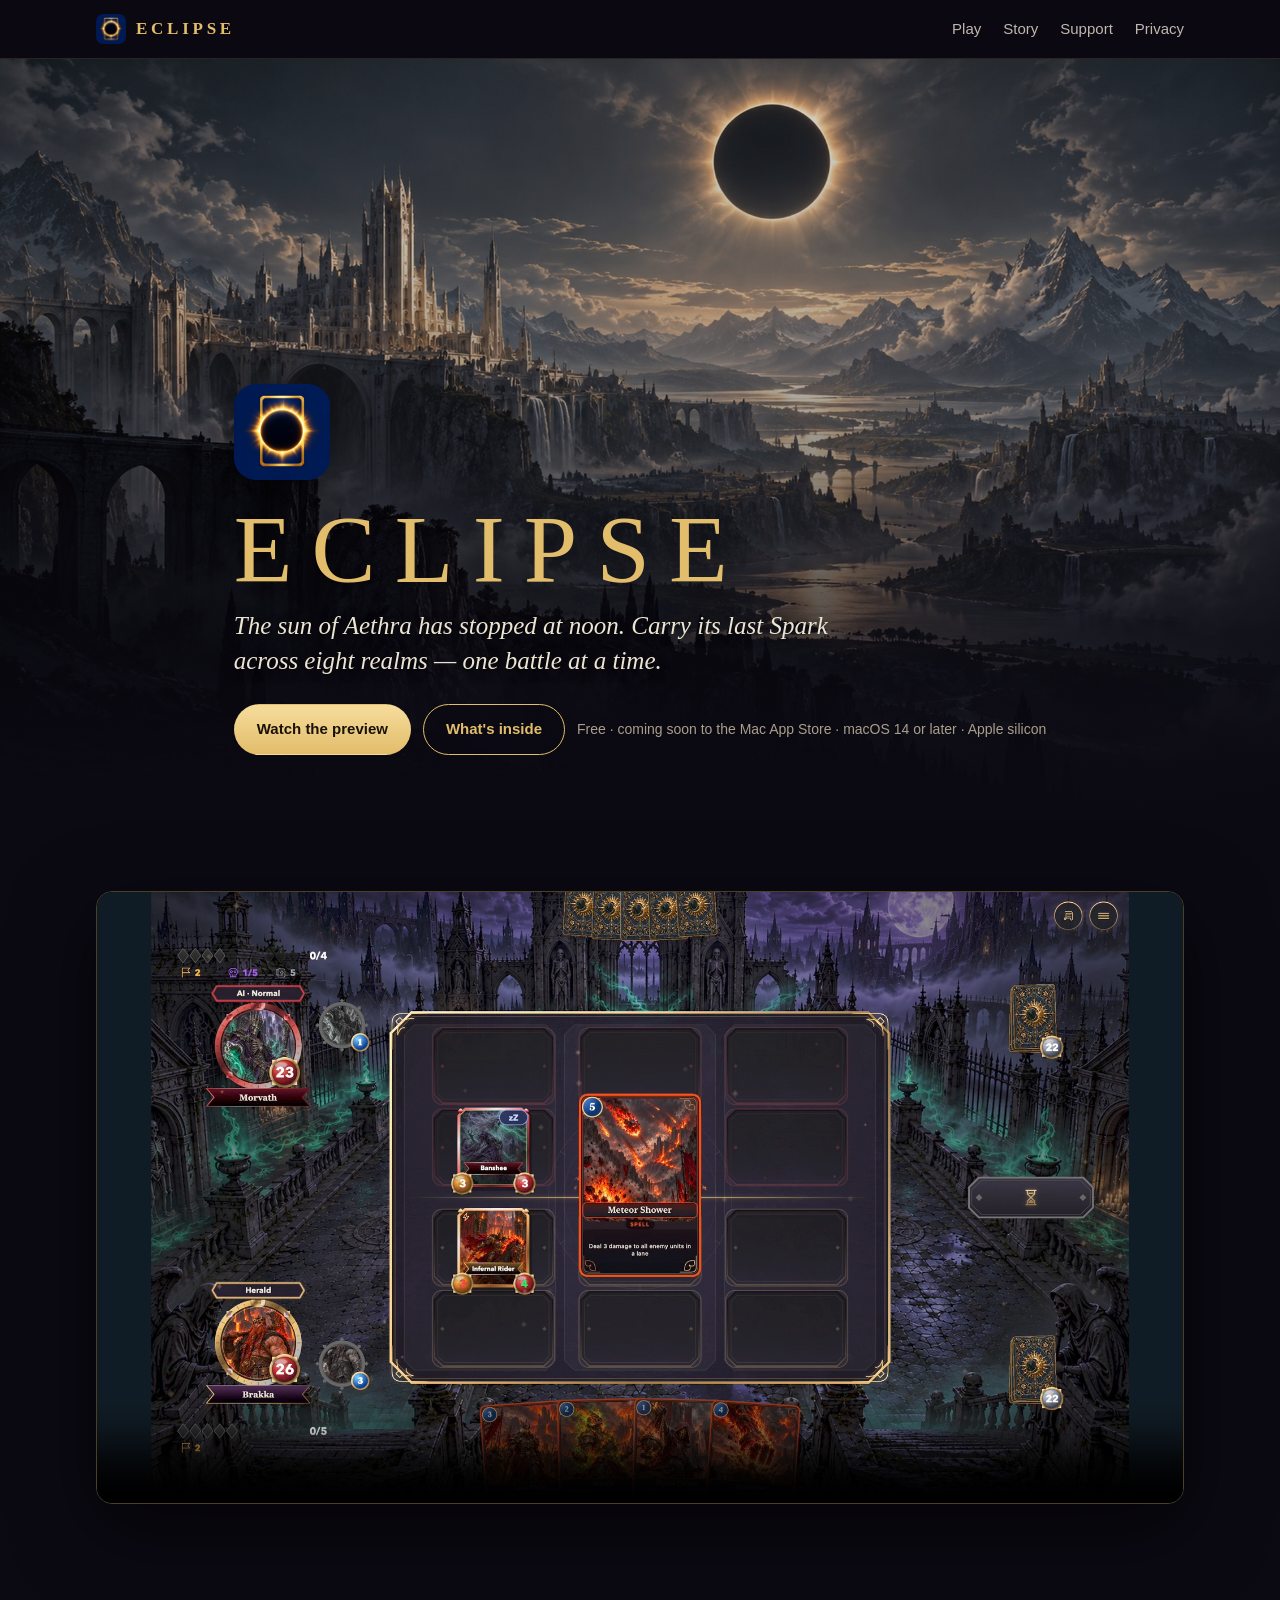
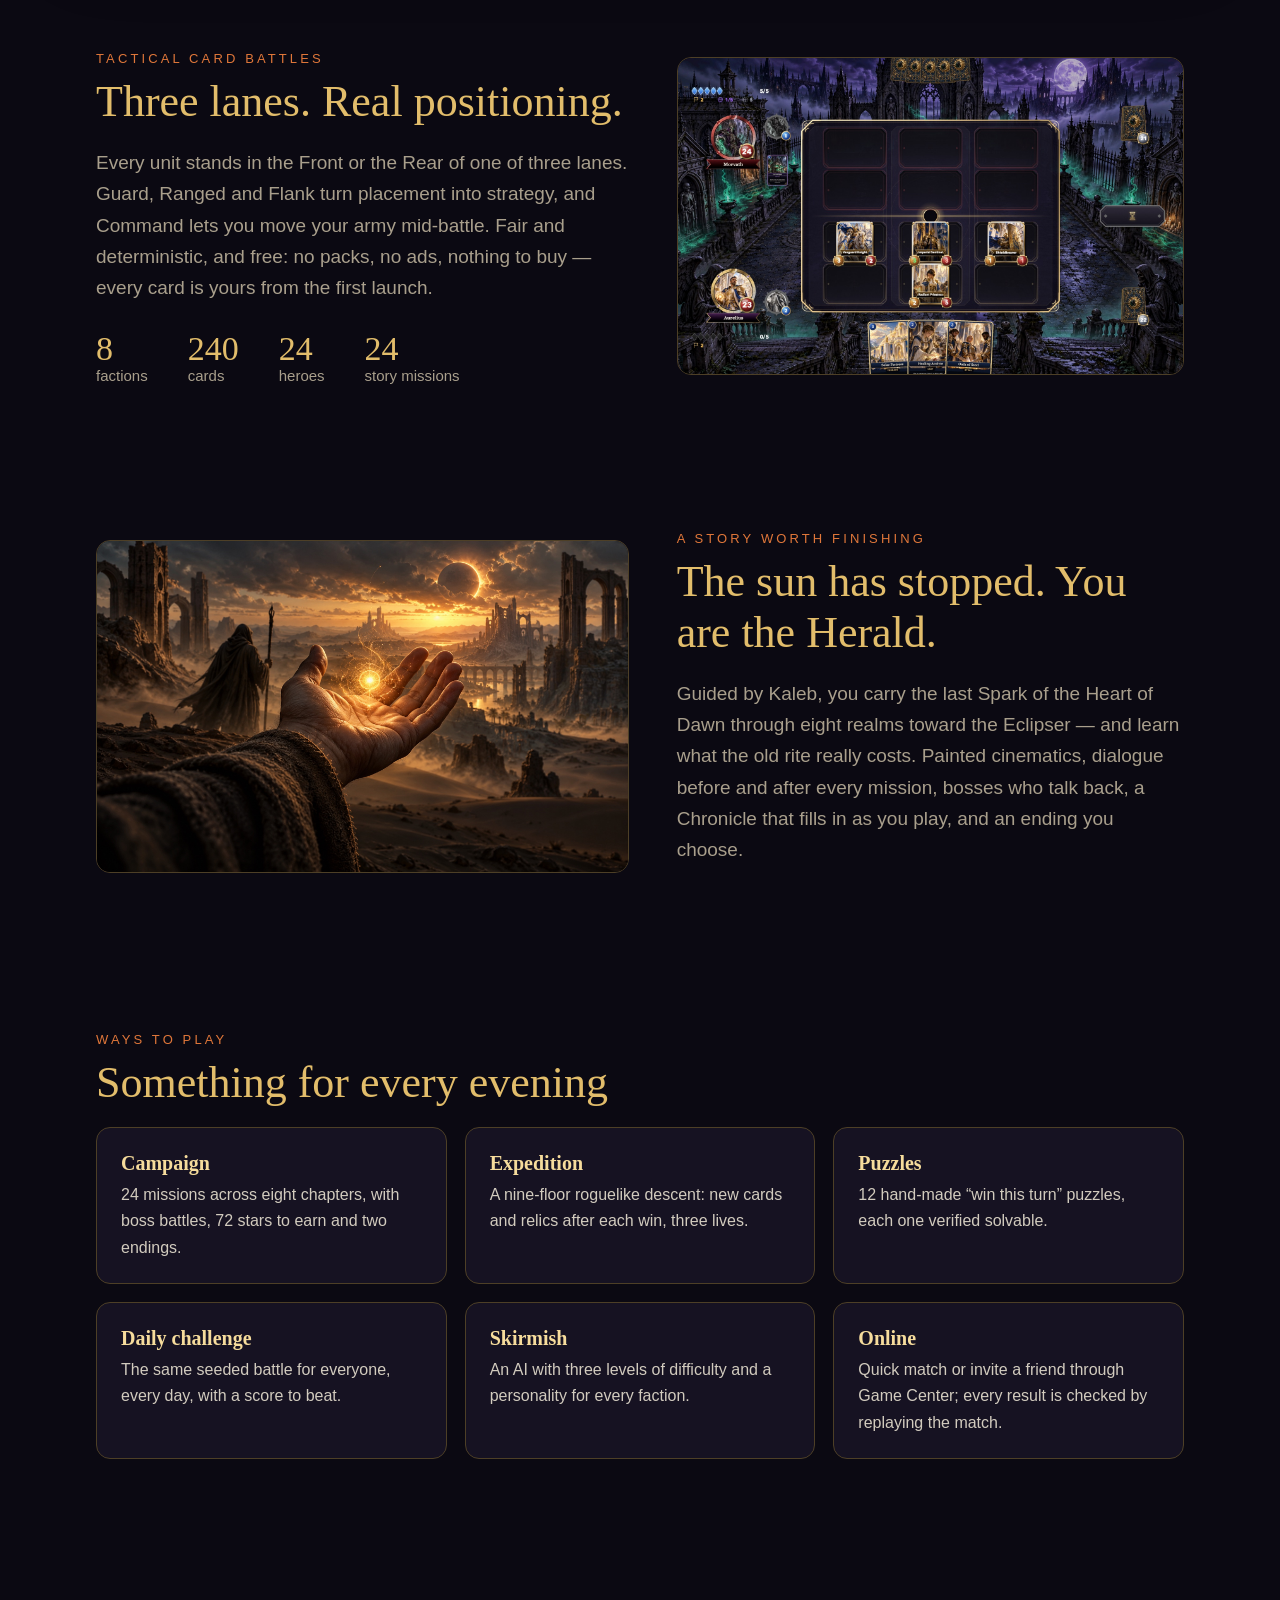
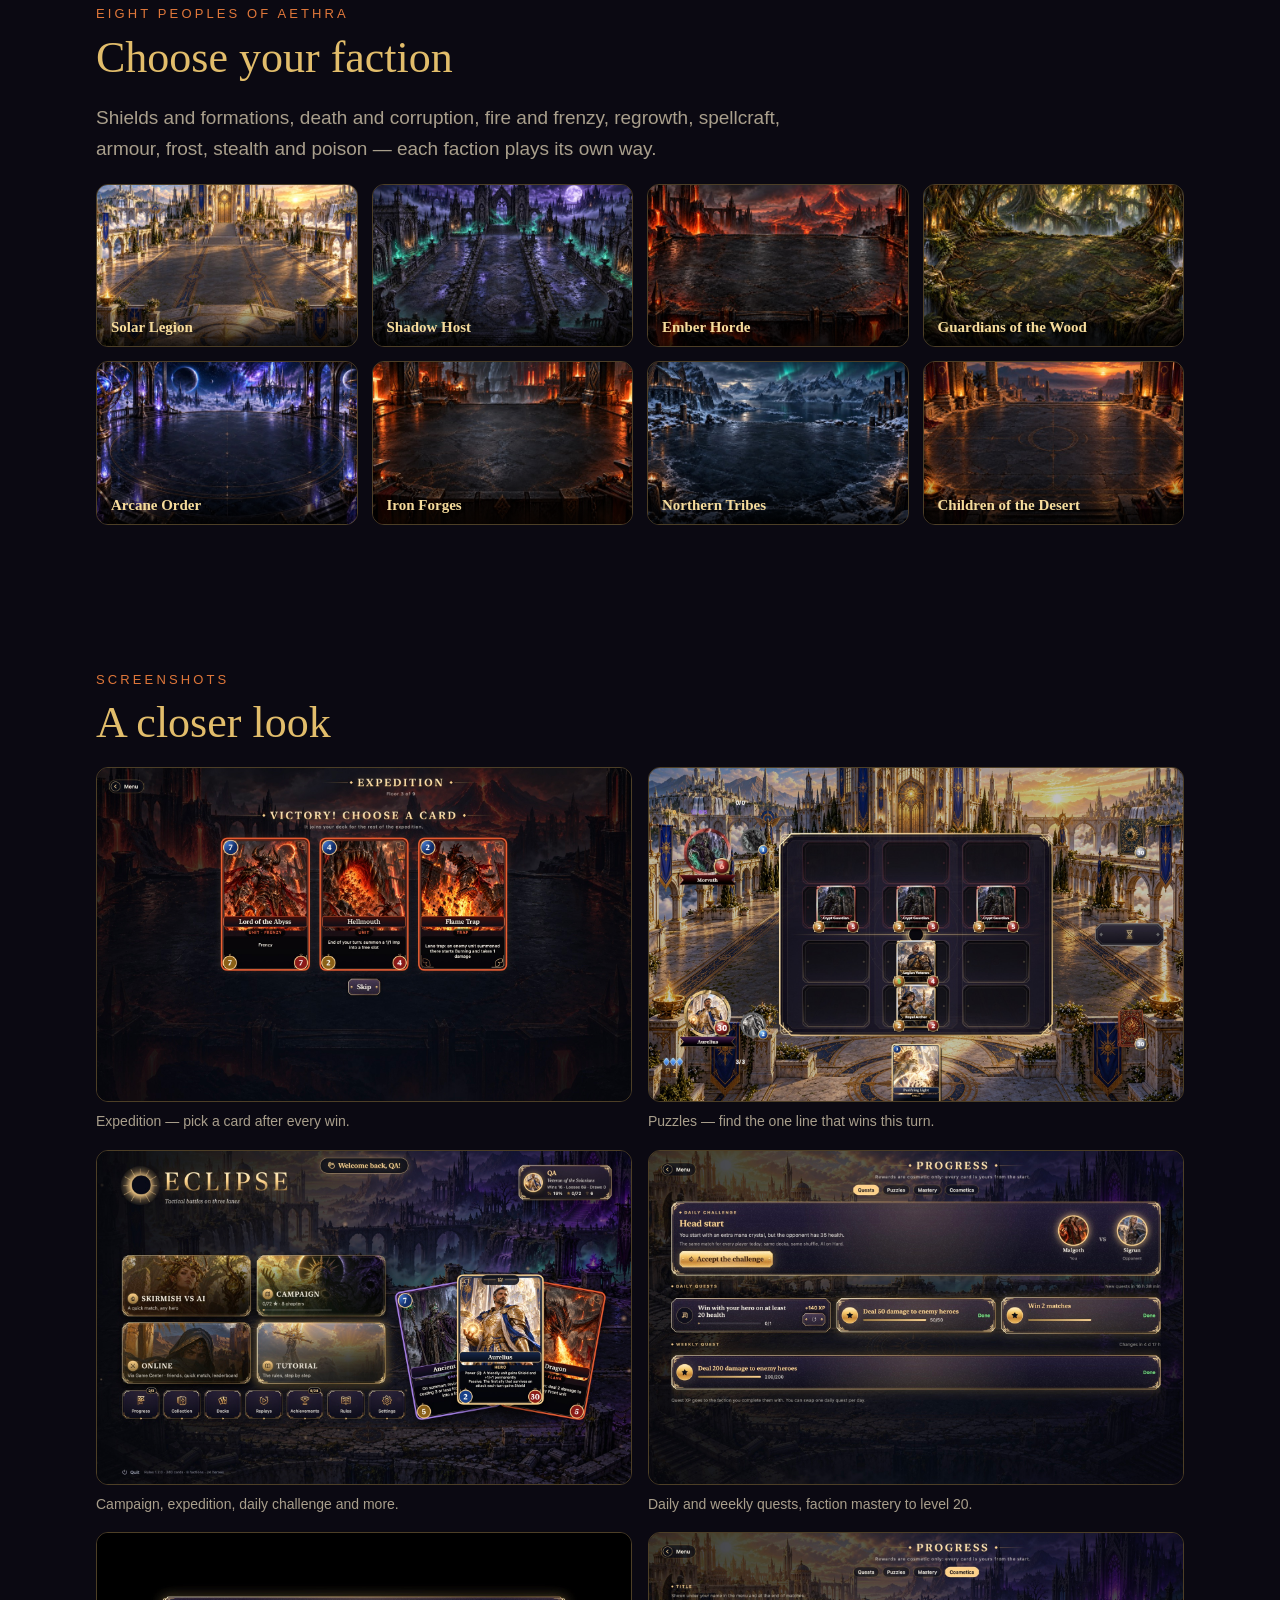
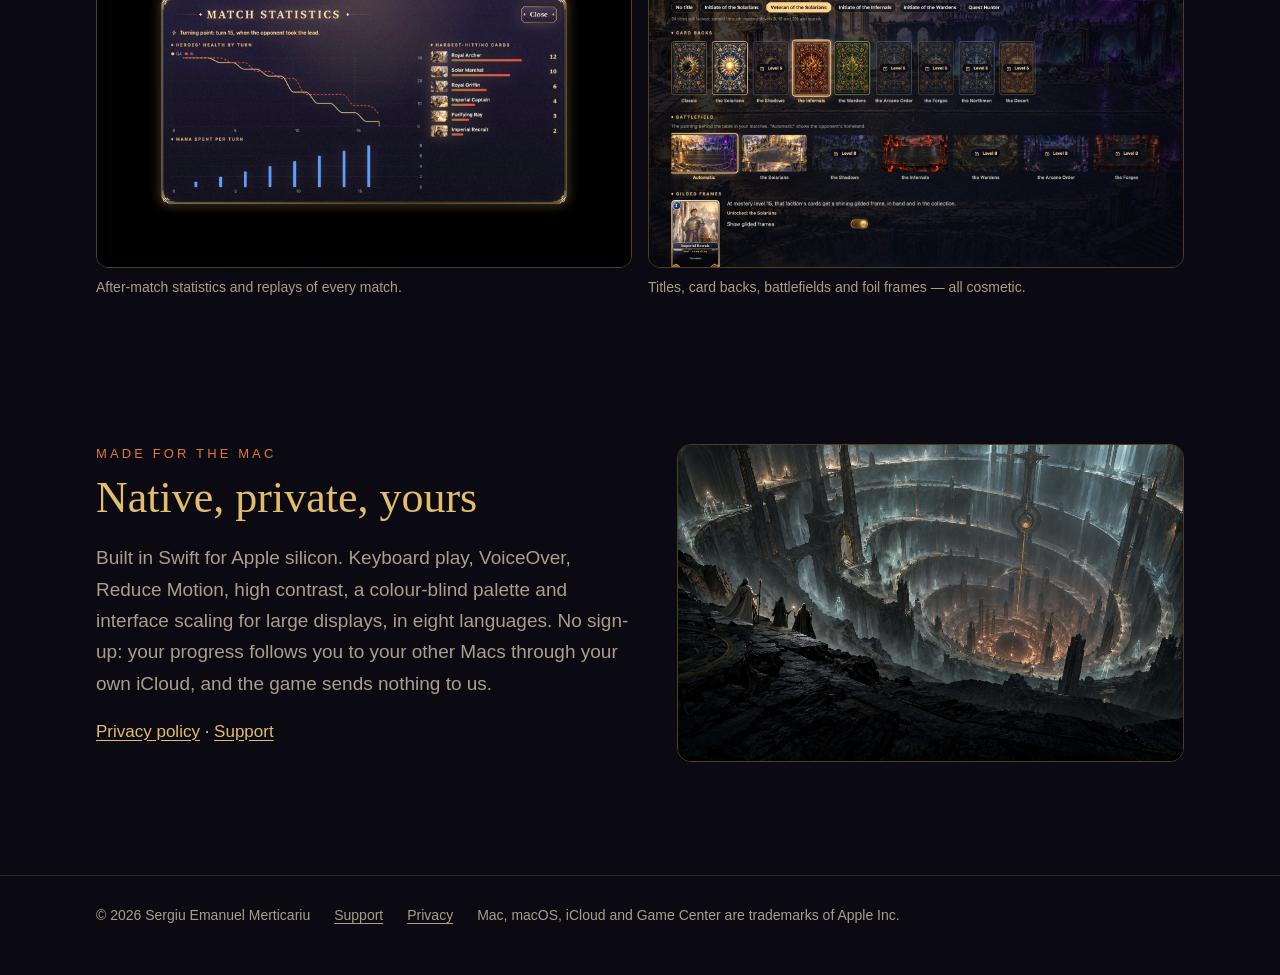
<file: index.html>
<!doctype html>
<html lang="en">
<head>
<meta charset="utf-8">
<meta name="viewport" content="width=device-width,initial-scale=1">
<title>ECLIPSE — Tactical card battles for the Mac</title>
<meta name="description" content="ECLIPSE is a tactical card battler for the Mac: three lanes, eight factions, 240 cards, a story campaign, roguelike expeditions and puzzles. Every card included, nothing to buy.">
<meta property="og:title" content="ECLIPSE — Tactical card battles for the Mac">
<meta property="og:description" content="Three lanes, eight factions, 240 cards and a story worth finishing. Every card included, nothing to buy.">
<meta property="og:image" content="img/01-battle.jpg">
<meta name="theme-color" content="#0b0912">
<link rel="icon" href="img/favicon.png">
<link rel="stylesheet" href="style.css">
</head>
<body>
<header class="bar"><div class="wrap">
  <a class="brand" href="index.html"><img src="img/icon.png" alt=""><span>ECLIPSE</span></a>
  <nav><a href="#play">Play</a><a href="#story">Story</a><a href="support.html">Support</a><a href="privacy.html">Privacy</a></nav>
</div></header>

<div class="hero">
  <img src="img/prologue-eclipse.jpg" alt="">
  <div class="wrap">
    <img class="icon" src="img/icon.png" alt="ECLIPSE app icon">
    <h1>ECLIPSE</h1>
    <p class="tag">The sun of Aethra has stopped at noon. Carry its last Spark across eight realms — one battle at a time.</p>
    <div class="cta">
      <a class="btn primary" href="#preview">Watch the preview</a>
      <a class="btn" href="#play">What's inside</a>
      <span class="soon">Free · coming soon to the Mac App Store · macOS 14 or later · Apple silicon</span>
    </div>
  </div>
</div>

<main>
<section id="preview"><div class="wrap">
  <div class="video">
    <video controls playsinline preload="none" poster="media/app-preview-poster.jpg">
      <source src="media/app-preview.mp4" type="video/mp4">
    </video>
  </div>
</div></section>

<section id="play"><div class="wrap">
  <div class="split">
    <div>
      <p class="eyebrow">Tactical card battles</p>
      <h2>Three lanes. Real positioning.</h2>
      <p class="lead">Every unit stands in the Front or the Rear of one of three lanes. Guard, Ranged and Flank turn placement into strategy, and Command lets you move your army mid-battle. Fair and deterministic, and free: no packs, no ads, nothing to buy — every card is yours from the first launch.</p>
      <div class="stats">
        <div><b>8</b>factions</div>
        <div><b>240</b>cards</div>
        <div><b>24</b>heroes</div>
        <div><b>24</b>story missions</div>
      </div>
    </div>
    <img src="img/01-battle.jpg" alt="A battle in ECLIPSE: two heroes, three lanes, units in the Front and Rear rows, and a hand of cards">
  </div>
</div></section>

<section id="story"><div class="wrap">
  <div class="split">
    <img src="img/prologue-spark.jpg" alt="The last Spark of the sun, held in the dark">
    <div>
      <p class="eyebrow">A story worth finishing</p>
      <h2>The sun has stopped. You are the Herald.</h2>
      <p class="lead">Guided by Kaleb, you carry the last Spark of the Heart of Dawn through eight realms toward the Eclipser — and learn what the old rite really costs. Painted cinematics, dialogue before and after every mission, bosses who talk back, a Chronicle that fills in as you play, and an ending you choose.</p>
    </div>
  </div>
</div></section>

<section><div class="wrap">
  <p class="eyebrow">Ways to play</p>
  <h2>Something for every evening</h2>
  <div class="grid">
    <div class="card"><h3>Campaign</h3><p>24 missions across eight chapters, with boss battles, 72 stars to earn and two endings.</p></div>
    <div class="card"><h3>Expedition</h3><p>A nine-floor roguelike descent: new cards and relics after each win, three lives.</p></div>
    <div class="card"><h3>Puzzles</h3><p>12 hand-made “win this turn” puzzles, each one verified solvable.</p></div>
    <div class="card"><h3>Daily challenge</h3><p>The same seeded battle for everyone, every day, with a score to beat.</p></div>
    <div class="card"><h3>Skirmish</h3><p>An AI with three levels of difficulty and a personality for every faction.</p></div>
    <div class="card"><h3>Online</h3><p>Quick match or invite a friend through Game Center; every result is checked by replaying the match.</p></div>
  </div>
</div></section>

<section><div class="wrap">
  <p class="eyebrow">Eight peoples of Aethra</p>
  <h2>Choose your faction</h2>
  <p class="lead">Shields and formations, death and corruption, fire and frenzy, regrowth, spellcraft, armour, frost, stealth and poison — each faction plays its own way.</p>
  <div class="factions">
    <div class="faction"><img src="img/board-SolarCitadel.jpg" alt="" loading="lazy"><span>Solar Legion</span></div>
    <div class="faction"><img src="img/board-Necropolis.jpg" alt="" loading="lazy"><span>Shadow Host</span></div>
    <div class="faction"><img src="img/board-InfernalForge.jpg" alt="" loading="lazy"><span>Ember Horde</span></div>
    <div class="faction"><img src="img/board-AncientGrove.jpg" alt="" loading="lazy"><span>Guardians of the Wood</span></div>
    <div class="faction"><img src="img/board-ArcaneSpire.jpg" alt="" loading="lazy"><span>Arcane Order</span></div>
    <div class="faction"><img src="img/board-IronForge.jpg" alt="" loading="lazy"><span>Iron Forges</span></div>
    <div class="faction"><img src="img/board-FrozenFjord.jpg" alt="" loading="lazy"><span>Northern Tribes</span></div>
    <div class="faction"><img src="img/board-DesertTemple.jpg" alt="" loading="lazy"><span>Children of the Desert</span></div>
  </div>
</div></section>

<section><div class="wrap">
  <p class="eyebrow">Screenshots</p>
  <h2>A closer look</h2>
  <div class="gallery">
    <figure><img src="img/03-expedition.jpg" alt="Expedition: choosing a card after a victory" loading="lazy"><figcaption>Expedition — pick a card after every win.</figcaption></figure>
    <figure><img src="img/04-puzzle.jpg" alt="A puzzle board" loading="lazy"><figcaption>Puzzles — find the one line that wins this turn.</figcaption></figure>
    <figure><img src="img/02-menu.jpg" alt="The main menu" loading="lazy"><figcaption>Campaign, expedition, daily challenge and more.</figcaption></figure>
    <figure><img src="img/05-quests.jpg" alt="Daily and weekly quests" loading="lazy"><figcaption>Daily and weekly quests, faction mastery to level 20.</figcaption></figure>
    <figure><img src="img/06-statistics.jpg" alt="After-match statistics" loading="lazy"><figcaption>After-match statistics and replays of every match.</figcaption></figure>
    <figure><img src="img/07-cosmetics.jpg" alt="Cosmetic rewards" loading="lazy"><figcaption>Titles, card backs, battlefields and foil frames — all cosmetic.</figcaption></figure>
  </div>
</div></section>

<section><div class="wrap">
  <div class="split">
    <div>
      <p class="eyebrow">Made for the Mac</p>
      <h2>Native, private, yours</h2>
      <p class="lead">Built in Swift for Apple silicon. Keyboard play, VoiceOver, Reduce Motion, high contrast, a colour-blind palette and interface scaling for large displays, in eight languages. No sign-up: your progress follows you to your other Macs through your own iCloud, and the game sends nothing to us.</p>
      <p><a href="privacy.html">Privacy policy</a> · <a href="support.html">Support</a></p>
    </div>
    <img src="img/descent.jpg" alt="The descent into the expedition" loading="lazy">
  </div>
</div></section>
</main>

<footer><div class="wrap">
  <span>© 2026 Sergiu Emanuel Merticariu</span>
  <a href="support.html">Support</a>
  <a href="privacy.html">Privacy</a>
  <span>Mac, macOS, iCloud and Game Center are trademarks of Apple Inc.</span>
</div></footer>
</body>
</html>
</file>
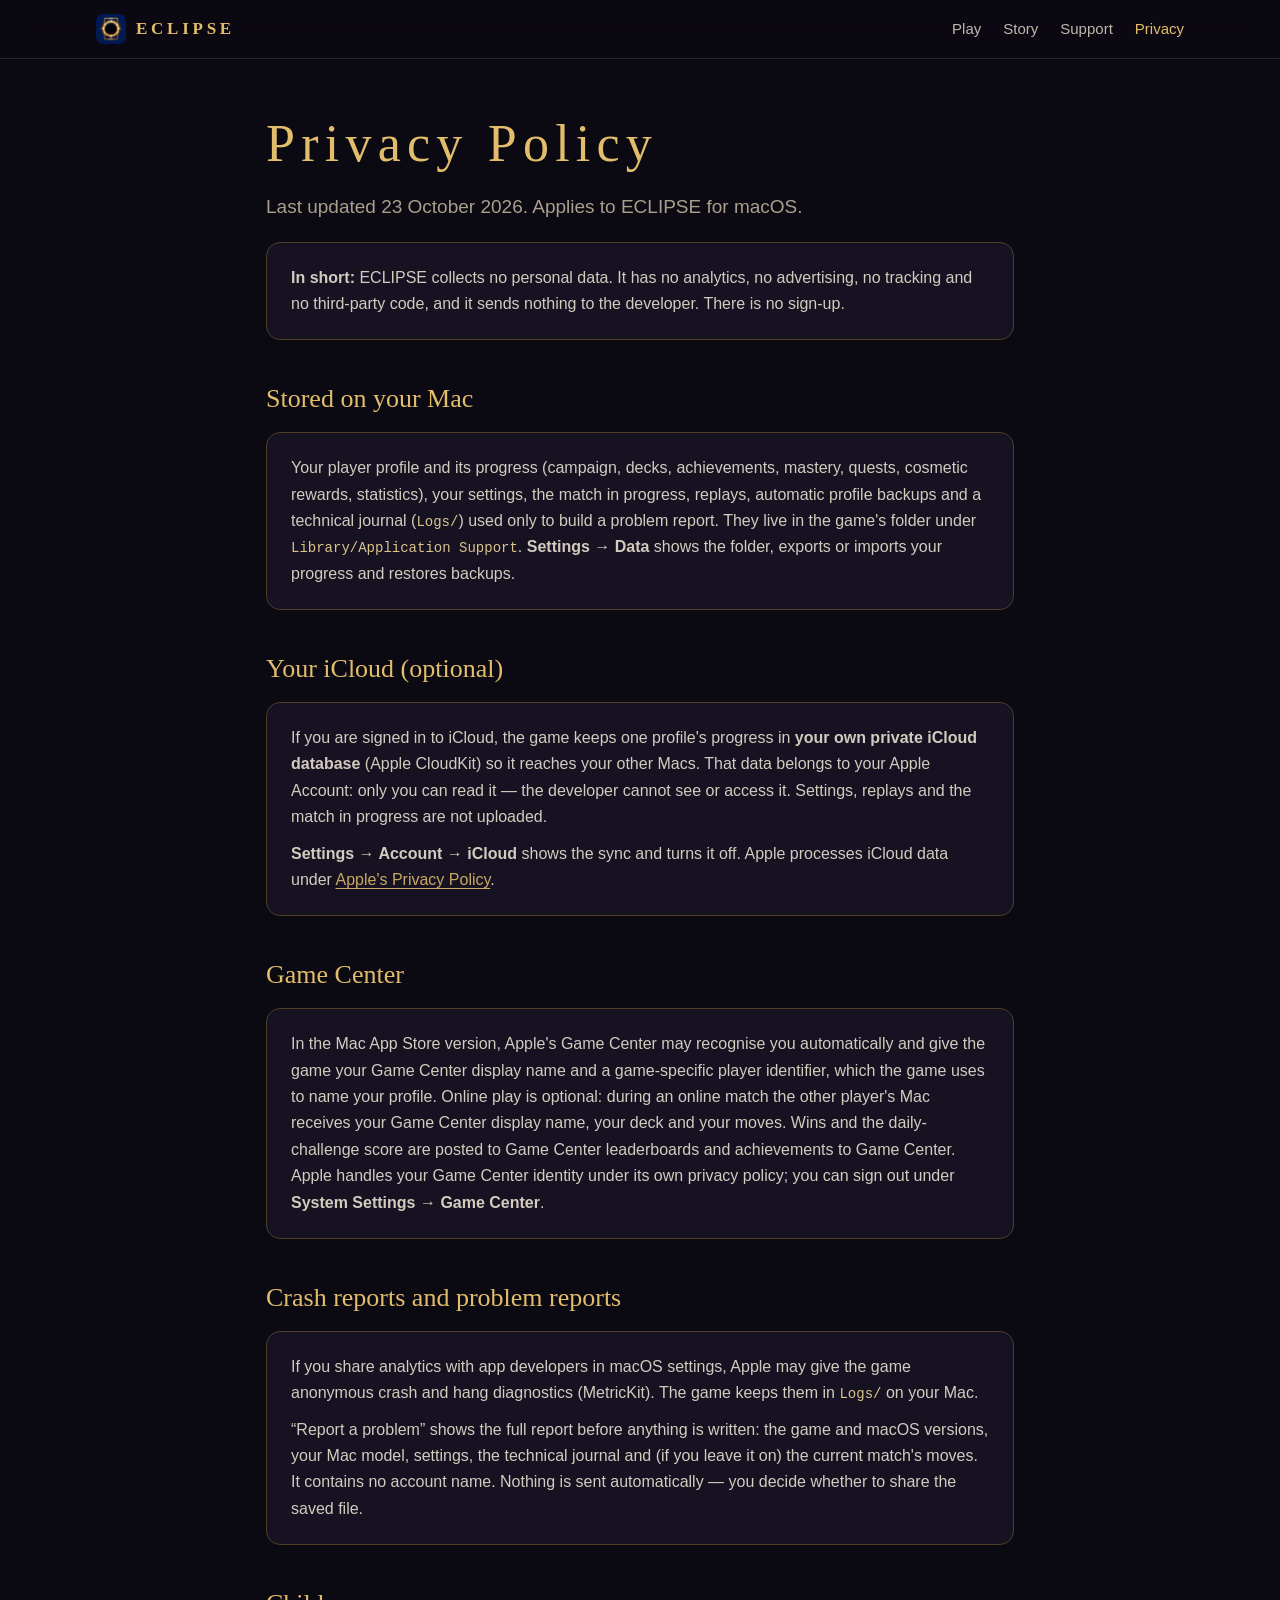
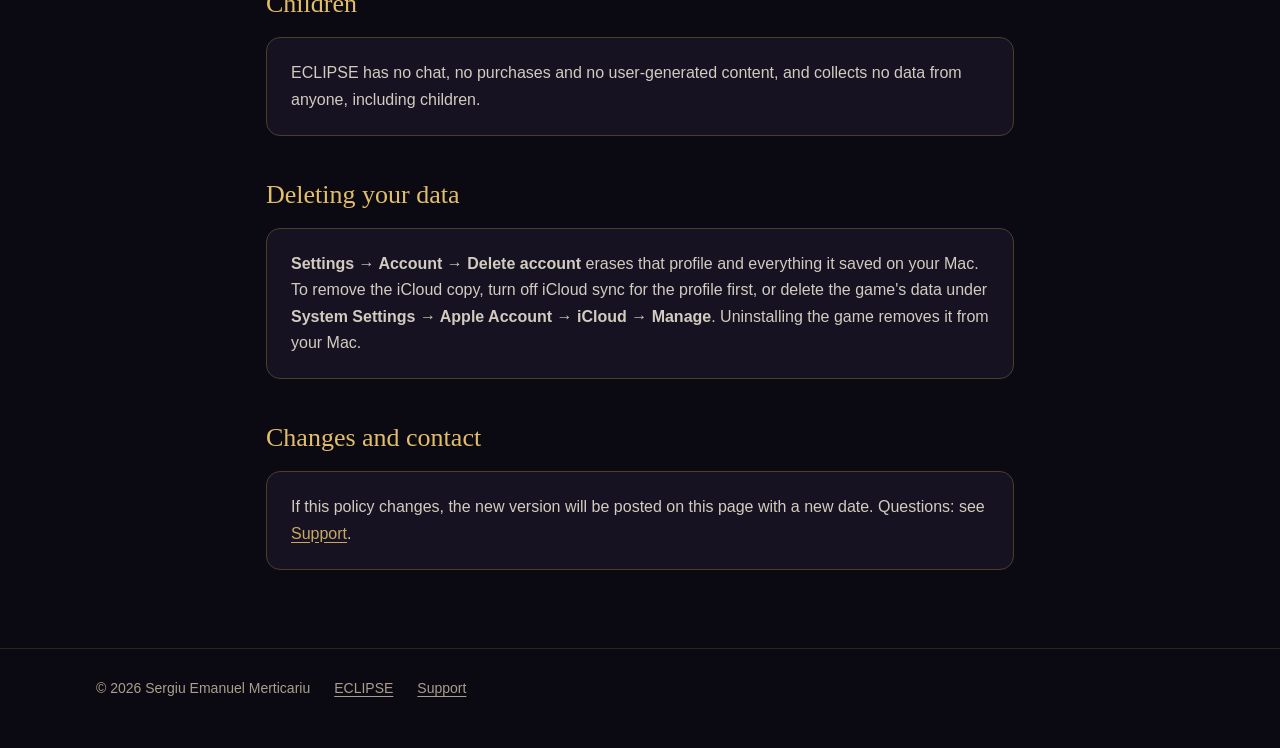
<file: privacy.html>
<!doctype html>
<html lang="en">
<head>
<meta charset="utf-8">
<meta name="viewport" content="width=device-width,initial-scale=1">
<title>ECLIPSE — Privacy Policy</title>
<meta name="description" content="ECLIPSE collects no personal data: no analytics, no advertising, no third-party code. What stays on your Mac, what goes to your own iCloud, and what Game Center sees.">
<meta name="theme-color" content="#0b0912">
<link rel="icon" href="img/favicon.png">
<link rel="stylesheet" href="style.css">
</head>
<body>
<header class="bar"><div class="wrap">
  <a class="brand" href="index.html"><img src="img/icon.png" alt=""><span>ECLIPSE</span></a>
  <nav><a href="index.html#play">Play</a><a href="index.html#story">Story</a><a href="support.html">Support</a><a href="privacy.html" aria-current="page">Privacy</a></nav>
</div></header>

<main class="page"><div class="wrap narrow">
  <h1>Privacy Policy</h1>
  <p class="lead">Last updated 23 October 2026. Applies to ECLIPSE for macOS.</p>

  <div class="card"><p><b>In short:</b> ECLIPSE collects no personal data. It has no analytics, no advertising, no tracking and no third-party code, and it sends nothing to the developer. There is no sign-up.</p></div>

  <h2>Stored on your Mac</h2>
  <div class="card">
    <p>Your player profile and its progress (campaign, decks, achievements, mastery, quests, cosmetic rewards, statistics), your settings, the match in progress, replays, automatic profile backups and a technical journal (<code>Logs/</code>) used only to build a problem report. They live in the game's folder under <code>Library/Application Support</code>. <b>Settings → Data</b> shows the folder, exports or imports your progress and restores backups.</p>
  </div>

  <h2>Your iCloud (optional)</h2>
  <div class="card">
    <p>If you are signed in to iCloud, the game keeps one profile's progress in <b>your own private iCloud database</b> (Apple CloudKit) so it reaches your other Macs. That data belongs to your Apple Account: only you can read it — the developer cannot see or access it. Settings, replays and the match in progress are not uploaded.</p>
    <p><b>Settings → Account → iCloud</b> shows the sync and turns it off. Apple processes iCloud data under <a href="https://www.apple.com/legal/privacy/">Apple's Privacy Policy</a>.</p>
  </div>

  <h2>Game Center</h2>
  <div class="card">
    <p>In the Mac App Store version, Apple's Game Center may recognise you automatically and give the game your Game Center display name and a game-specific player identifier, which the game uses to name your profile. Online play is optional: during an online match the other player's Mac receives your Game Center display name, your deck and your moves. Wins and the daily-challenge score are posted to Game Center leaderboards and achievements to Game Center. Apple handles your Game Center identity under its own privacy policy; you can sign out under <b>System Settings → Game Center</b>.</p>
  </div>

  <h2>Crash reports and problem reports</h2>
  <div class="card">
    <p>If you share analytics with app developers in macOS settings, Apple may give the game anonymous crash and hang diagnostics (MetricKit). The game keeps them in <code>Logs/</code> on your Mac.</p>
    <p>“Report a problem” shows the full report before anything is written: the game and macOS versions, your Mac model, settings, the technical journal and (if you leave it on) the current match's moves. It contains no account name. Nothing is sent automatically — you decide whether to share the saved file.</p>
  </div>

  <h2>Children</h2>
  <div class="card"><p>ECLIPSE has no chat, no purchases and no user-generated content, and collects no data from anyone, including children.</p></div>

  <h2>Deleting your data</h2>
  <div class="card"><p><b>Settings → Account → Delete account</b> erases that profile and everything it saved on your Mac. To remove the iCloud copy, turn off iCloud sync for the profile first, or delete the game's data under <b>System Settings → Apple Account → iCloud → Manage</b>. Uninstalling the game removes it from your Mac.</p></div>

  <h2>Changes and contact</h2>
  <div class="card"><p>If this policy changes, the new version will be posted on this page with a new date. Questions: see <a href="support.html">Support</a>.</p></div>
</div></main>

<footer><div class="wrap">
  <span>© 2026 Sergiu Emanuel Merticariu</span>
  <a href="index.html">ECLIPSE</a>
  <a href="support.html">Support</a>
</div></footer>
</body>
</html>
</file>
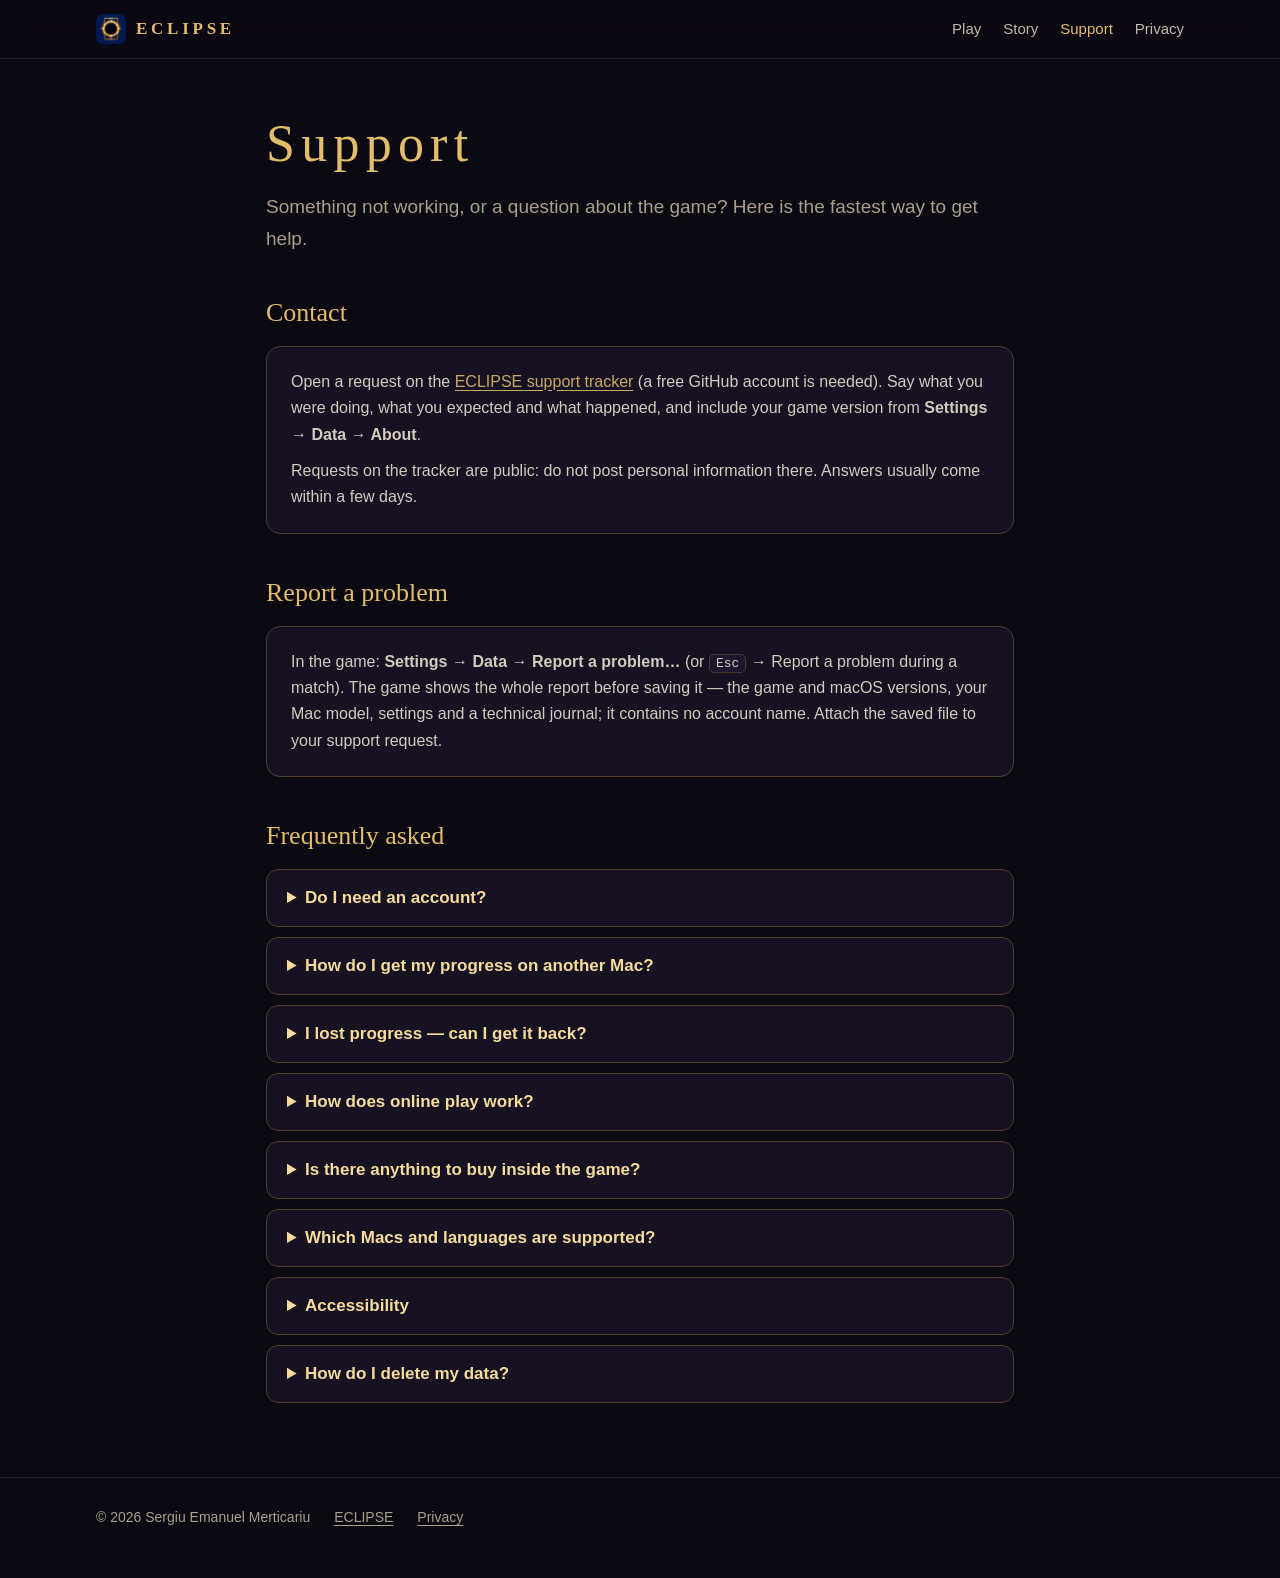
<file: support.html>
<!doctype html>
<html lang="en">
<head>
<meta charset="utf-8">
<meta name="viewport" content="width=device-width,initial-scale=1">
<title>ECLIPSE — Support</title>
<meta name="description" content="Help with ECLIPSE for the Mac: reporting a problem, saves and iCloud, online play, and how to contact the developer.">
<meta name="theme-color" content="#0b0912">
<link rel="icon" href="img/favicon.png">
<link rel="stylesheet" href="style.css">
</head>
<body>
<header class="bar"><div class="wrap">
  <a class="brand" href="index.html"><img src="img/icon.png" alt=""><span>ECLIPSE</span></a>
  <nav><a href="index.html#play">Play</a><a href="index.html#story">Story</a><a href="support.html" aria-current="page">Support</a><a href="privacy.html">Privacy</a></nav>
</div></header>

<main class="page"><div class="wrap narrow">
  <h1>Support</h1>
  <p class="lead">Something not working, or a question about the game? Here is the fastest way to get help.</p>

  <h2>Contact</h2>
  <div class="card">
    <p>Open a request on the <a href="https://github.com/smerticariu/eclipse-game/issues/new">ECLIPSE support tracker</a> (a free GitHub account is needed). Say what you were doing, what you expected and what happened, and include your game version from <b>Settings → Data → About</b>.</p>
    <p>Requests on the tracker are public: do not post personal information there. Answers usually come within a few days.</p>
  </div>

  <h2>Report a problem</h2>
  <div class="card">
    <p>In the game: <b>Settings → Data → Report a problem…</b> (or <kbd>Esc</kbd> → Report a problem during a match). The game shows the whole report before saving it — the game and macOS versions, your Mac model, settings and a technical journal; it contains no account name. Attach the saved file to your support request.</p>
  </div>

  <h2>Frequently asked</h2>
  <details><summary>Do I need an account?</summary><p>No. The game creates your player profile on first launch. In the Mac App Store version, Game Center recognises you automatically and names your profile.</p></details>
  <details><summary>How do I get my progress on another Mac?</summary><p>Sign in to the same iCloud account on both Macs. Your campaign, decks, achievements, mastery and rewards sync on their own; you can see the state under <b>Settings → Account → iCloud</b>. If you played on two Macs without internet, both sets of progress are merged and nothing is lost. Settings, replays and a match in progress stay on each Mac.</p><p>Without iCloud, use <b>Settings → Data → Export progress…</b> and import the file on the other Mac.</p></details>
  <details><summary>I lost progress — can I get it back?</summary><p>The game backs up your profile automatically (the last five versions). <b>Settings → Data → Backups</b> restores one; your current profile is backed up first.</p></details>
  <details><summary>How does online play work?</summary><p>Online matches go through Game Center: sign in under <b>System Settings → Game Center</b>, then choose Quick match or invite a friend. Both players need the same version of ECLIPSE. A player who leaves a match, or misses three turns in a row, forfeits it.</p></details>
  <details><summary>Is there anything to buy inside the game?</summary><p>No. All 240 cards and 24 heroes are included from the first launch. Rewards are cosmetic only — titles, card backs, battlefields and foil frames.</p></details>
  <details><summary>Which Macs and languages are supported?</summary><p>Macs with Apple silicon running macOS 14 Sonoma or later. The game is in English, Romanian, German, French, Spanish, Italian, Portuguese and Polish (<b>Settings → Language</b>).</p></details>
  <details><summary>Accessibility</summary><p>Every action works from the keyboard (<b>Settings → Controls</b> lists the keys). VoiceOver reads every card; Reduce Motion, high contrast and a colour-blind palette are under <b>Settings → Accessibility</b>, interface scaling for large displays under <b>Settings → Display</b>. Cinematics have subtitles and can be skipped or turned off.</p></details>
  <details><summary>How do I delete my data?</summary><p><b>Settings → Account → Delete account</b> erases that profile from your Mac. To remove the copy in your iCloud, turn off “Keep this account's progress in iCloud” first, or delete the game's data under <b>System Settings → Apple Account → iCloud → Manage</b>. See the <a href="privacy.html">privacy policy</a>.</p></details>
</div></main>

<footer><div class="wrap">
  <span>© 2026 Sergiu Emanuel Merticariu</span>
  <a href="index.html">ECLIPSE</a>
  <a href="privacy.html">Privacy</a>
</div></footer>
</body>
</html>
</file>
<file: style.css>
:root {
  --bg: #0b0912;
  --panel: #161222;
  --panel-2: #1d1830;
  --line: #4d3f26;
  --gold: #e2bd6b;
  --gold-2: #f6dc9c;
  --ember: #e0773a;
  --text: #ece5d4;
  --muted: #a99f8c;
  --serif: "Iowan Old Style", "Palatino Linotype", Palatino, Georgia, serif;
  --sans: -apple-system, BlinkMacSystemFont, "Helvetica Neue", "Segoe UI", sans-serif;
}
* { box-sizing: border-box; }
html { scroll-behavior: smooth; }
body { margin: 0; background: var(--bg); color: var(--text); font: 17px/1.65 var(--sans); -webkit-font-smoothing: antialiased; }
img, video { max-width: 100%; display: block; }
a { color: var(--gold); text-underline-offset: 3px; }
a:hover { color: var(--gold-2); }
.wrap { max-width: 1120px; margin: 0 auto; padding: 0 16px; }
.narrow { max-width: 780px; }

/* Top bar */
.bar { position: sticky; top: 0; z-index: 10; background: rgba(11, 9, 18, .82); backdrop-filter: blur(12px); -webkit-backdrop-filter: blur(12px); border-bottom: 1px solid rgba(226, 189, 107, .15); }
.bar .wrap { display: flex; align-items: center; gap: 20px; height: 58px; }
.brand { display: flex; align-items: center; gap: 10px; text-decoration: none; color: var(--gold); font: 600 17px var(--serif); letter-spacing: .22em; }
.brand img { width: 30px; height: 30px; border-radius: 7px; }
.bar nav { margin-left: auto; display: flex; gap: 22px; font-size: 15px; }
.bar nav a { color: var(--text); text-decoration: none; opacity: .8; }
.bar nav a:hover, .bar nav a[aria-current] { opacity: 1; color: var(--gold); }

/* Hero */
.hero { position: relative; min-height: min(86vh, 760px); display: grid; align-items: end; overflow: hidden; }
.hero > img { position: absolute; inset: 0; width: 100%; height: 100%; object-fit: cover; object-position: center 35%; }
.hero::after { content: ""; position: absolute; inset: 0; background: linear-gradient(180deg, rgba(11,9,18,.15) 0%, rgba(11,9,18,.35) 45%, var(--bg) 100%); }
.hero .wrap { position: relative; z-index: 1; padding-bottom: 64px; }
.hero .icon { width: 96px; height: 96px; border-radius: 22px; box-shadow: 0 12px 40px rgba(0,0,0,.6); }
.hero h1 { font: 300 clamp(48px, 9vw, 96px)/1 var(--serif); letter-spacing: .2em; color: var(--gold); margin: 22px 0 10px; text-shadow: 0 4px 30px rgba(0,0,0,.7); }
.hero .tag { font: italic 400 clamp(19px, 2.6vw, 25px)/1.4 var(--serif); max-width: 640px; margin: 0 0 26px; text-shadow: 0 2px 12px rgba(0,0,0,.8); }
.cta { display: flex; flex-wrap: wrap; gap: 12px; align-items: center; }
.btn { display: inline-flex; align-items: center; gap: 8px; padding: 12px 22px; border-radius: 999px; font-weight: 600; font-size: 15px; text-decoration: none; border: 1px solid var(--gold); color: var(--gold); background: rgba(11,9,18,.5); }
.btn.primary { background: linear-gradient(180deg, var(--gold-2), var(--gold)); color: #1a1206; border-color: transparent; }
.btn:hover { filter: brightness(1.08); }
.soon { font-size: 14px; color: var(--muted); }

/* Sections */
section { padding: 72px 0; }
.eyebrow { font-size: 13px; letter-spacing: .24em; text-transform: uppercase; color: var(--ember); margin: 0 0 8px; }
h2 { font: 400 clamp(30px, 4.4vw, 44px)/1.15 var(--serif); color: var(--gold); margin: 0 0 18px; }
h3 { font: 600 20px/1.3 var(--serif); color: var(--gold-2); margin: 0 0 6px; }
.lead { font-size: 19px; color: var(--muted); max-width: 720px; }
.split { display: grid; grid-template-columns: 1.05fr 1fr; gap: 48px; align-items: center; }
.split img { border-radius: 14px; border: 1px solid var(--line); }
.grid { display: grid; grid-template-columns: repeat(3, 1fr); gap: 18px; }
.card { background: var(--panel); border: 1px solid var(--line); border-radius: 14px; padding: 22px 24px; }
.card p { margin: 0; color: var(--text); opacity: .88; font-size: 16px; }
.stats { display: flex; flex-wrap: wrap; gap: 14px 40px; margin: 26px 0 0; }
.stats div { font: 400 15px var(--sans); color: var(--muted); }
.stats b { display: block; font: 400 34px/1.1 var(--serif); color: var(--gold); }

/* Video */
.video { border-radius: 16px; overflow: hidden; border: 1px solid var(--line); background: #000; box-shadow: 0 24px 80px rgba(0,0,0,.55); }
.video video { width: 100%; aspect-ratio: 16 / 9; }

/* Factions */
.factions { display: grid; grid-template-columns: repeat(4, 1fr); gap: 14px; }
.faction { position: relative; border-radius: 12px; overflow: hidden; border: 1px solid var(--line); aspect-ratio: 16 / 10; }
.faction img { width: 100%; height: 100%; object-fit: cover; transition: transform .6s ease; }
.faction:hover img { transform: scale(1.06); }
.faction span { position: absolute; left: 0; right: 0; bottom: 0; padding: 26px 14px 10px; font: 600 15px var(--serif); color: var(--gold-2); background: linear-gradient(transparent, rgba(0,0,0,.85)); }

/* Gallery */
.gallery { display: grid; grid-template-columns: repeat(2, 1fr); gap: 16px; }
.gallery figure { margin: 0; }
.gallery img { border-radius: 12px; border: 1px solid var(--line); }
.gallery figcaption { font-size: 14px; color: var(--muted); margin-top: 8px; }
.gallery .wide { grid-column: 1 / -1; }

/* Text pages */
.page { padding: 56px 0 24px; }
.page h1 { font: 300 clamp(36px, 6vw, 52px)/1.1 var(--serif); letter-spacing: .12em; color: var(--gold); margin: 0 0 8px; }
.page h2 { font-size: 26px; margin-top: 44px; }
.page .card { margin: 14px 0; }
.page .card p + p { margin-top: 10px; }
details { background: var(--panel); border: 1px solid var(--line); border-radius: 12px; padding: 14px 20px; margin: 10px 0; }
details summary { cursor: pointer; font-weight: 600; color: var(--gold-2); }
details[open] summary { margin-bottom: 8px; }
kbd { font: 13px ui-monospace, Menlo, monospace; background: var(--panel-2); border: 1px solid var(--line); border-radius: 5px; padding: 1px 6px; }
code { font: 14px ui-monospace, Menlo, monospace; color: var(--gold-2); }

footer { border-top: 1px solid rgba(226, 189, 107, .15); margin-top: 40px; padding: 28px 0 48px; color: var(--muted); font-size: 14px; }
footer .wrap { display: flex; flex-wrap: wrap; gap: 10px 24px; }
footer a { color: var(--muted); }

@media (max-width: 860px) {
  .split { grid-template-columns: 1fr; gap: 28px; }
  .grid { grid-template-columns: 1fr; }
  .factions { grid-template-columns: repeat(2, 1fr); }
  .gallery { grid-template-columns: 1fr; }
  section { padding: 52px 0; }
  .bar nav { gap: 14px; font-size: 14px; }
}
@media (max-width: 420px) {
  .brand span { display: none; }
}
@media (prefers-reduced-motion: reduce) {
  html { scroll-behavior: auto; }
  .faction img { transition: none; }
}
</file>
